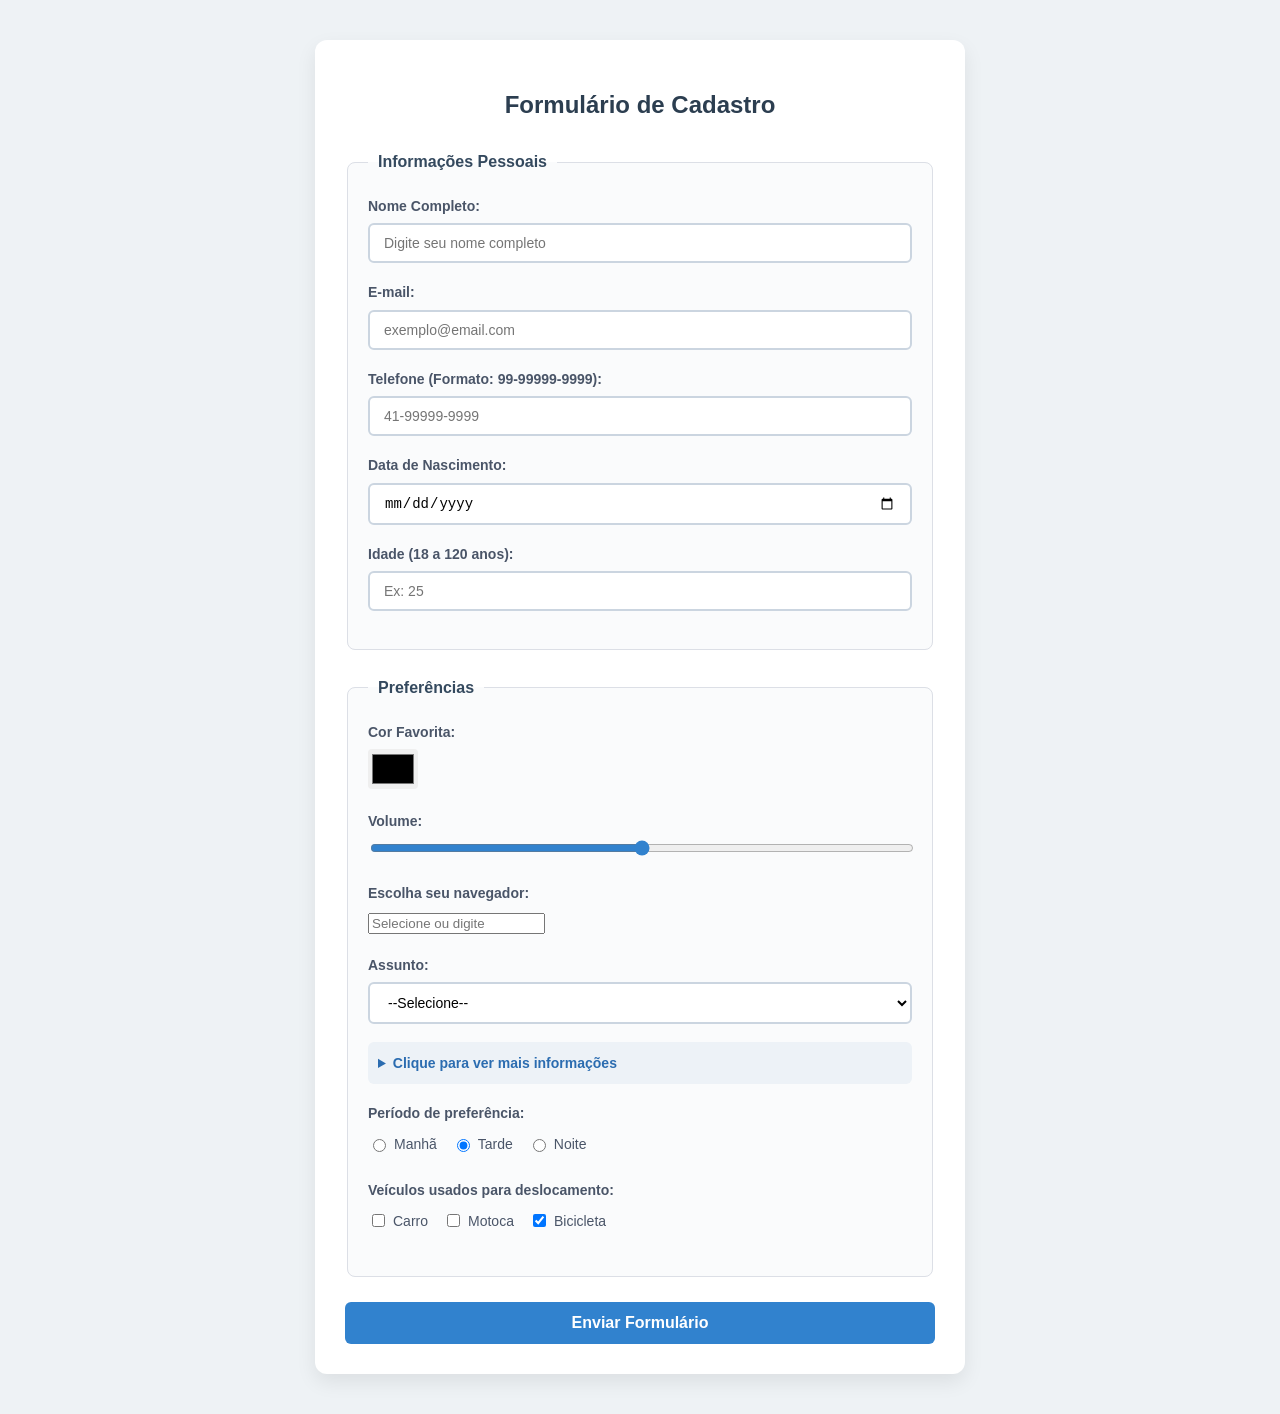
<file: index.html>
<!DOCTYPE html>
<html lang="pt-br">
<head>
    <meta charset="UTF-8">
    <meta name="viewport" content="width=device-width, initial-scale=1.0">
    <title>Exemplo de Formulário HTML com Validação Básica</title>
    <link rel="stylesheet" href="style.css">
</head>
<body>
    <div class="container">
        <h1>Formulário de Cadastro</h1>
        <form id="contato" action="sucesso.html" method="GET">
            <fieldset>
                <legend>Informações Pessoais</legend>
                
                <div class="form-group">
                    <label for="nome">Nome Completo:</label>
                    <input type="text" id="nome" name="nome" required minlength="3" placeholder="Digite seu nome completo">
                </div>
                
                <div class="form-group">
                    <label for="email">E-mail:</label>
                    <input type="email" id="email" name="email" required placeholder="exemplo@email.com">
                </div>
                
                <div class="form-group">
                    <label for="telefone">Telefone (Formato: 99-99999-9999):</label>
                    <input type="tel" id="telefone" name="telefone" pattern="[0-9]{2}-[0-9]{5}-[0-9]{4}" placeholder="41-99999-9999">
                </div>
                
                <div class="form-group">
                    <label for="nascimento">Data de Nascimento:</label>
                    <input type="date" id="nascimento" name="nascimento">
                </div>
                
                <div class="form-group">
                    <label for="idade">Idade (18 a 120 anos):</label>
                    <input type="number" id="idade" name="idade" min="18" max="120" placeholder="Ex: 25">
                </div>
            </fieldset>
            
            <fieldset>
                <legend>Preferências</legend>
                
                <div class="form-group inline-group">
                    <label for="cor">Cor Favorita:</label>
                    <input type="color" id="cor" name="cor">
                </div>
                
                <div class="form-group">
                    <label for="volume">Volume:</label>
                    <input type="range" id="volume" name="volume" min="0" max="100" value="50">
                </div>
            
                <datalist id="navegadores">
                    <option value="Chrome">
                    <option value="Firefox">
                    <option value="Safari">
                    <option value="Edge">
                </datalist>

                <div class="form-group">
                    <label for="navegador">Escolha seu navegador:</label>
                    <input list="navegadores" id="navegador" name="navegador" placeholder="Selecione ou digite">
                </div>

                <div class="form-group">
                    <label for="assunto">Assunto:</label>
                    <select id="assunto" name="assunto">
                        <option value="">--Selecione--</option>
                        <option value="duvida">Dúvida</option>
                        <option value="elogio">Elogio</option>
                        <option value="reclamacao">Reclamação</option>
                    </select>
                </div>

                <details>
                    <summary>Clique para ver mais informações</summary>
                    <p>Conteúdo adicional que aparece quando expandido.</p>
                </details>

                <div class="form-group">
                    <label class="group-title">Período de preferência:</label>
                    <div class="options-inline">
                        <label><input type="radio" id="pm" name="periodo"> Manhã</label>
                        <label><input type="radio" id="pt" name="periodo" checked> Tarde</label>
                        <label><input type="radio" id="pn" name="periodo"> Noite</label>
                    </div>
                </div>
                
                <div class="form-group">
                    <label class="group-title">Veículos usados para deslocamento:</label>
                    <div class="options-inline">
                        <label><input type="checkbox" id="carro" name="veiculo"> Carro</label>
                        <label><input type="checkbox" id="moto" name="veiculo"> Motoca</label>
                        <label><input type="checkbox" id="bike" name="veiculo" checked> Bicicleta</label>
                    </div>
                </div>
            </fieldset>

            <button type="submit">Enviar Formulário</button>
        </form>
    </div>
</body>
</html>
</file>
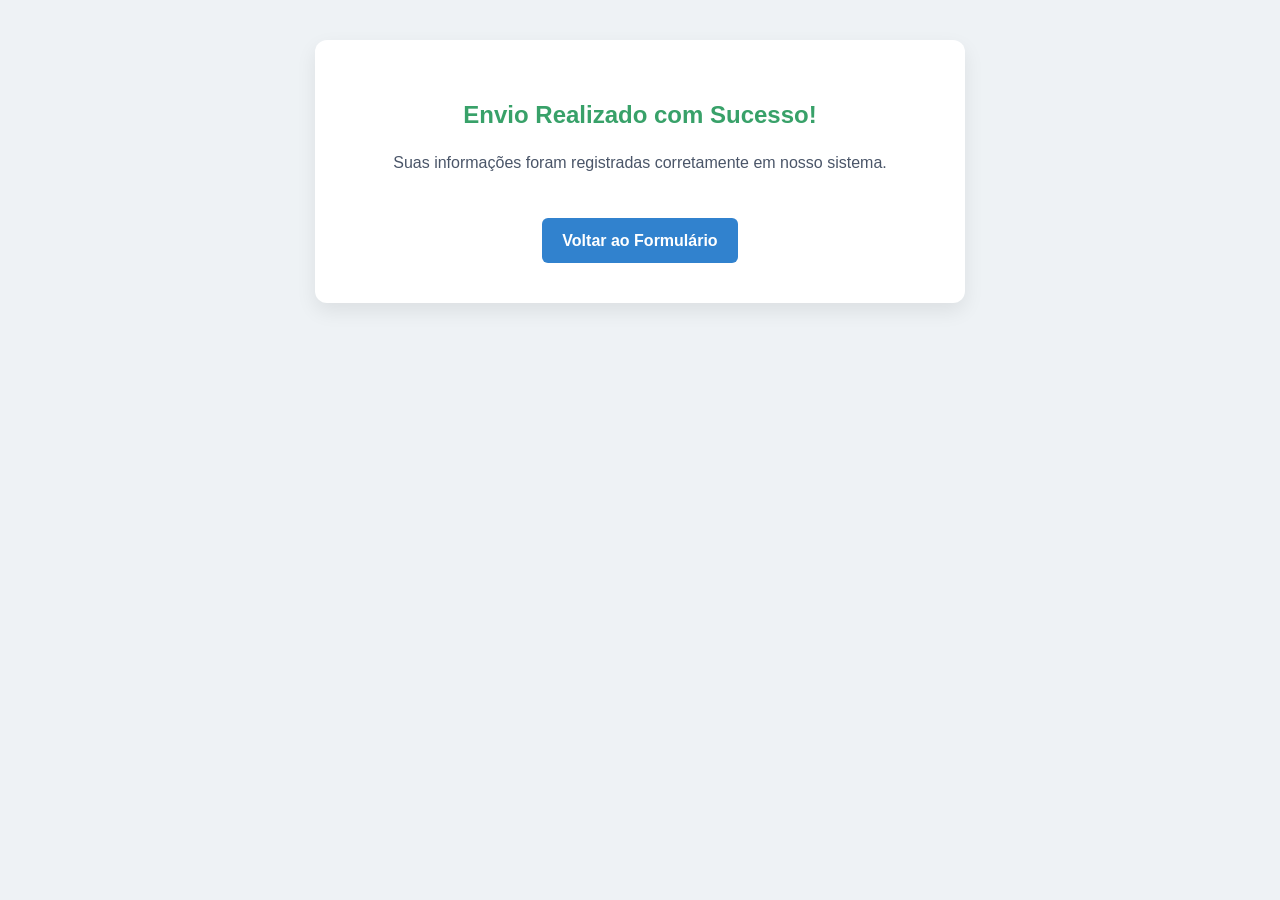
<file: sucesso.html>
<!DOCTYPE html>
<html lang="pt-br">
<head>
    <meta charset="UTF-8">
    <meta name="viewport" content="width=device-width, initial-scale=1.0">
    <title>Sucesso no Envio</title>
    <link rel="stylesheet" href="style.css">
</head>
<body>
    <div class="container" style="text-align: center; padding: 40px 20px;">
        <h1 style="color: #38a169; margin-bottom: 10px;"> Envio Realizado com Sucesso!</h1>
        <p style="font-size: 16px; color: #4a5568;">Suas informações foram registradas corretamente em nosso sistema.</p>
        <br>
        <a href="index.html" style="display: inline-block; padding: 10px 20px; background-color: #3182ce; color: white; text-decoration: none; border-radius: 6px; font-weight: bold;">Voltar ao Formulário</a>
    </div>
</body>
</html>
</file>
<file: style.css>
* {
    box-sizing: border-box;
}

body {
    font-family: 'Segoe UI', Tahoma, Geneva, Verdana, sans-serif;
    background-color: #eef2f5;
    color: #333;
    line-height: 1.6;
    margin: 0;
    padding: 20px;
}

.container {
    max-width: 650px;
    margin: 20px auto;
    background: #ffffff;
    padding: 30px;
    border-radius: 12px;
    box-shadow: 0 8px 20px rgba(0, 0, 0, 0.08);
}

h1 {
    text-align: center;
    color: #2c3e50;
    margin-bottom: 25px;
    font-size: 24px;
}

fieldset {
    border: 1px solid #dcdfe6;
    border-radius: 8px;
    padding: 20px;
    margin-bottom: 25px;
    background-color: #fafbfc;
}

legend {
    font-weight: bold;
    color: #34495e;
    padding: 0 10px;
    font-size: 16px;
}

.form-group {
    margin-bottom: 18px;
}

label {
    display: block;
    margin-bottom: 6px;
    font-weight: 600;
    font-size: 14px;
    color: #4a5568;
}

.group-title {
    margin-bottom: 8px;
}

/* Estilização padrão de entradas */
input[type="text"],
input[type="email"],
input[type="tel"],
input[type="date"],
input[type="number"],
select {
    width: 100%;
    padding: 10px 14px;
    border: 2px solid #cbd5e0;
    border-radius: 6px;
    font-size: 14px;
    transition: all 0.3s ease;
    outline: none;
    background-color: #fff;
}

/* ===================================================
   ITEM 3 DA ATIVIDADE: VALIDAÇÃO GRÁFICA (CSS)
   =================================================== */

/* Entrada com dados INVÁLIDOS após interação/preenchimento */
input:user-invalid,
select:user-invalid {
    border-color: #e53e3e !important;
    background-color: #fff5f5;
}

/* Entrada com dados VÁLIDOS após preenchimento */
input:user-valid,
select:user-valid {
    border-color: #38a169 !important;
    background-color: #f0fff4;
}

/* Estilo ao focar no campo */
input:focus,
select:focus {
    box-shadow: 0 0 0 3px rgba(66, 153, 225, 0.3);
}

/* Ajustes específicos para Radio, Checkbox, Range e Color */
.options-inline {
    display: flex;
    gap: 15px;
    flex-wrap: wrap;
}

.options-inline label {
    font-weight: normal;
    cursor: pointer;
    display: flex;
    align-items: center;
    gap: 5px;
}

input[type="color"] {
    width: 50px;
    height: 40px;
    border: none;
    border-radius: 4px;
    cursor: pointer;
}

input[type="range"] {
    width: 100%;
    accent-color: #3182ce;
}

details {
    background-color: #edf2f7;
    padding: 10px;
    border-radius: 6px;
    margin-bottom: 18px;
    font-size: 14px;
}

summary {
    font-weight: 600;
    cursor: pointer;
    color: #2b6cb0;
}

/* Botão de Envio */
button[type="submit"] {
    width: 100%;
    background-color: #3182ce;
    color: white;
    border: none;
    padding: 12px;
    font-size: 16px;
    font-weight: bold;
    border-radius: 6px;
    cursor: pointer;
    transition: background-color 0.2s ease;
}

button[type="submit"]:hover {
    background-color: #2b6cb0;
}
</file>
